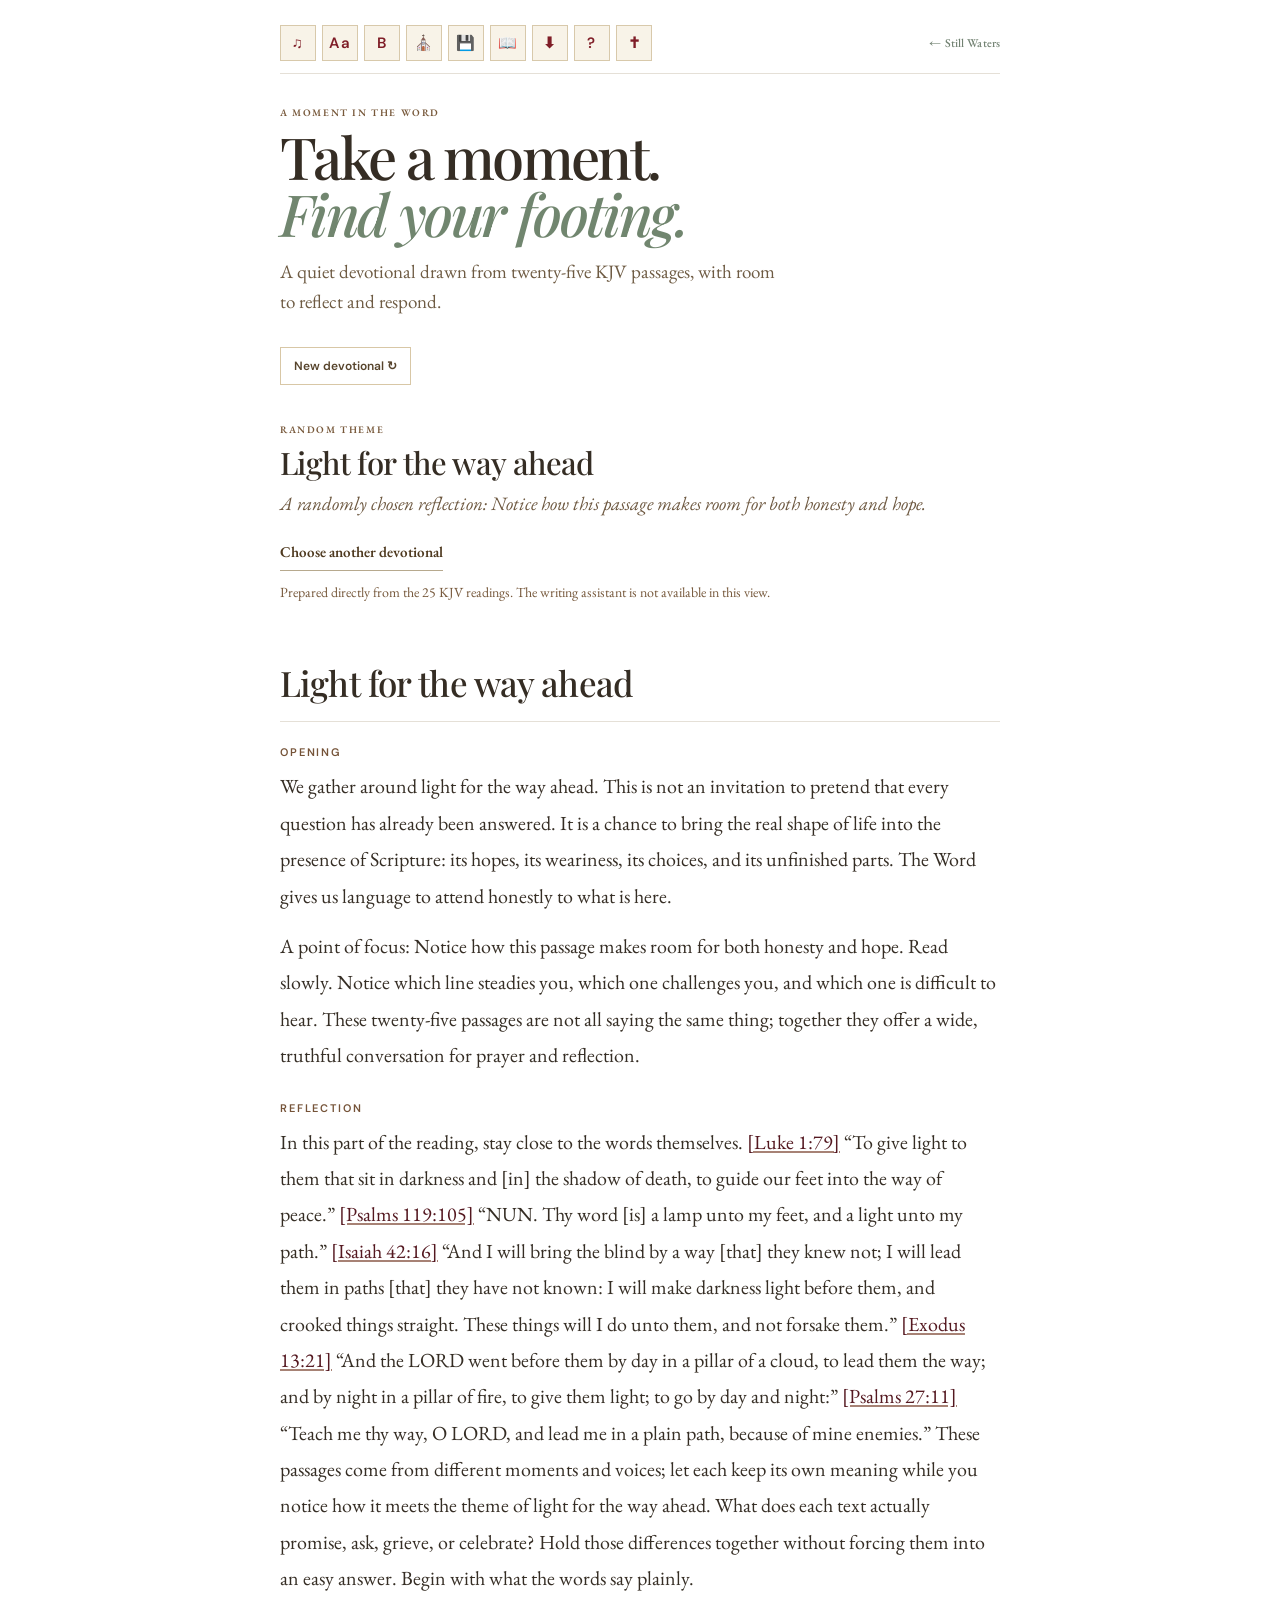
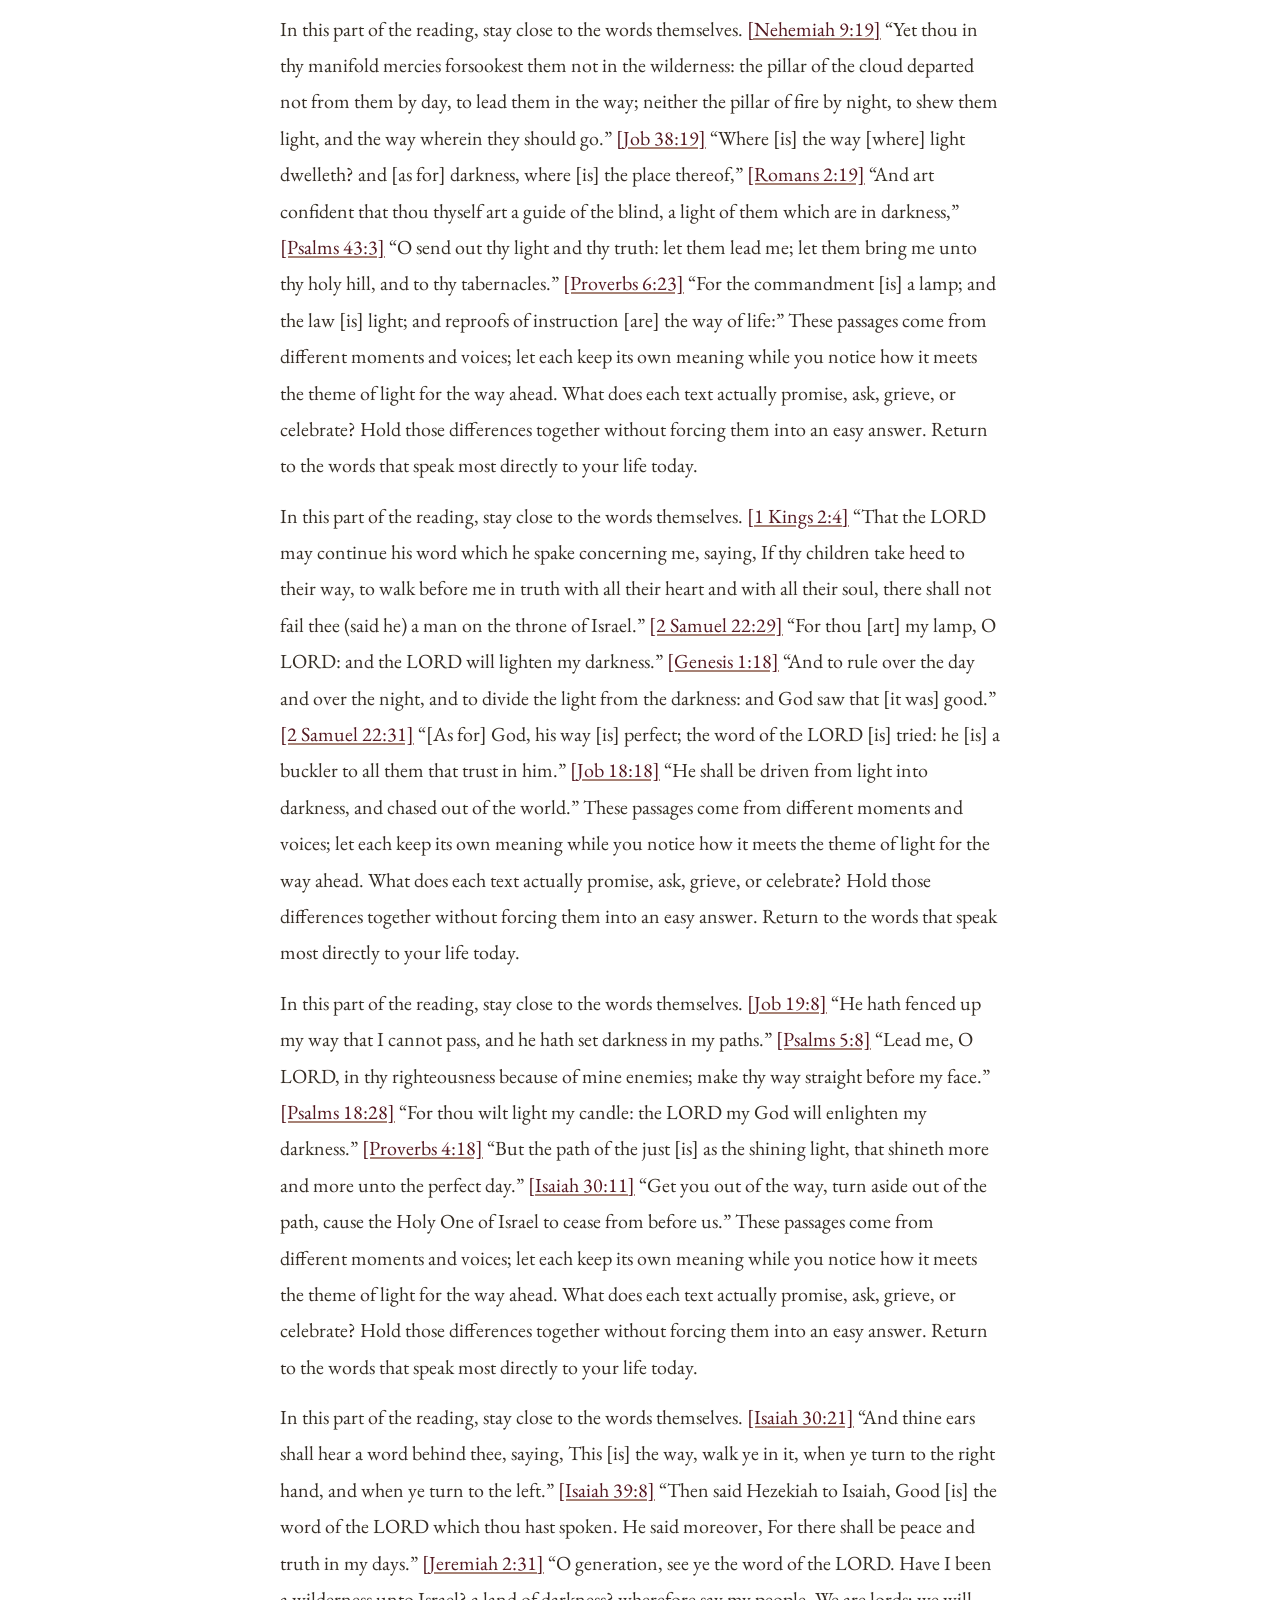
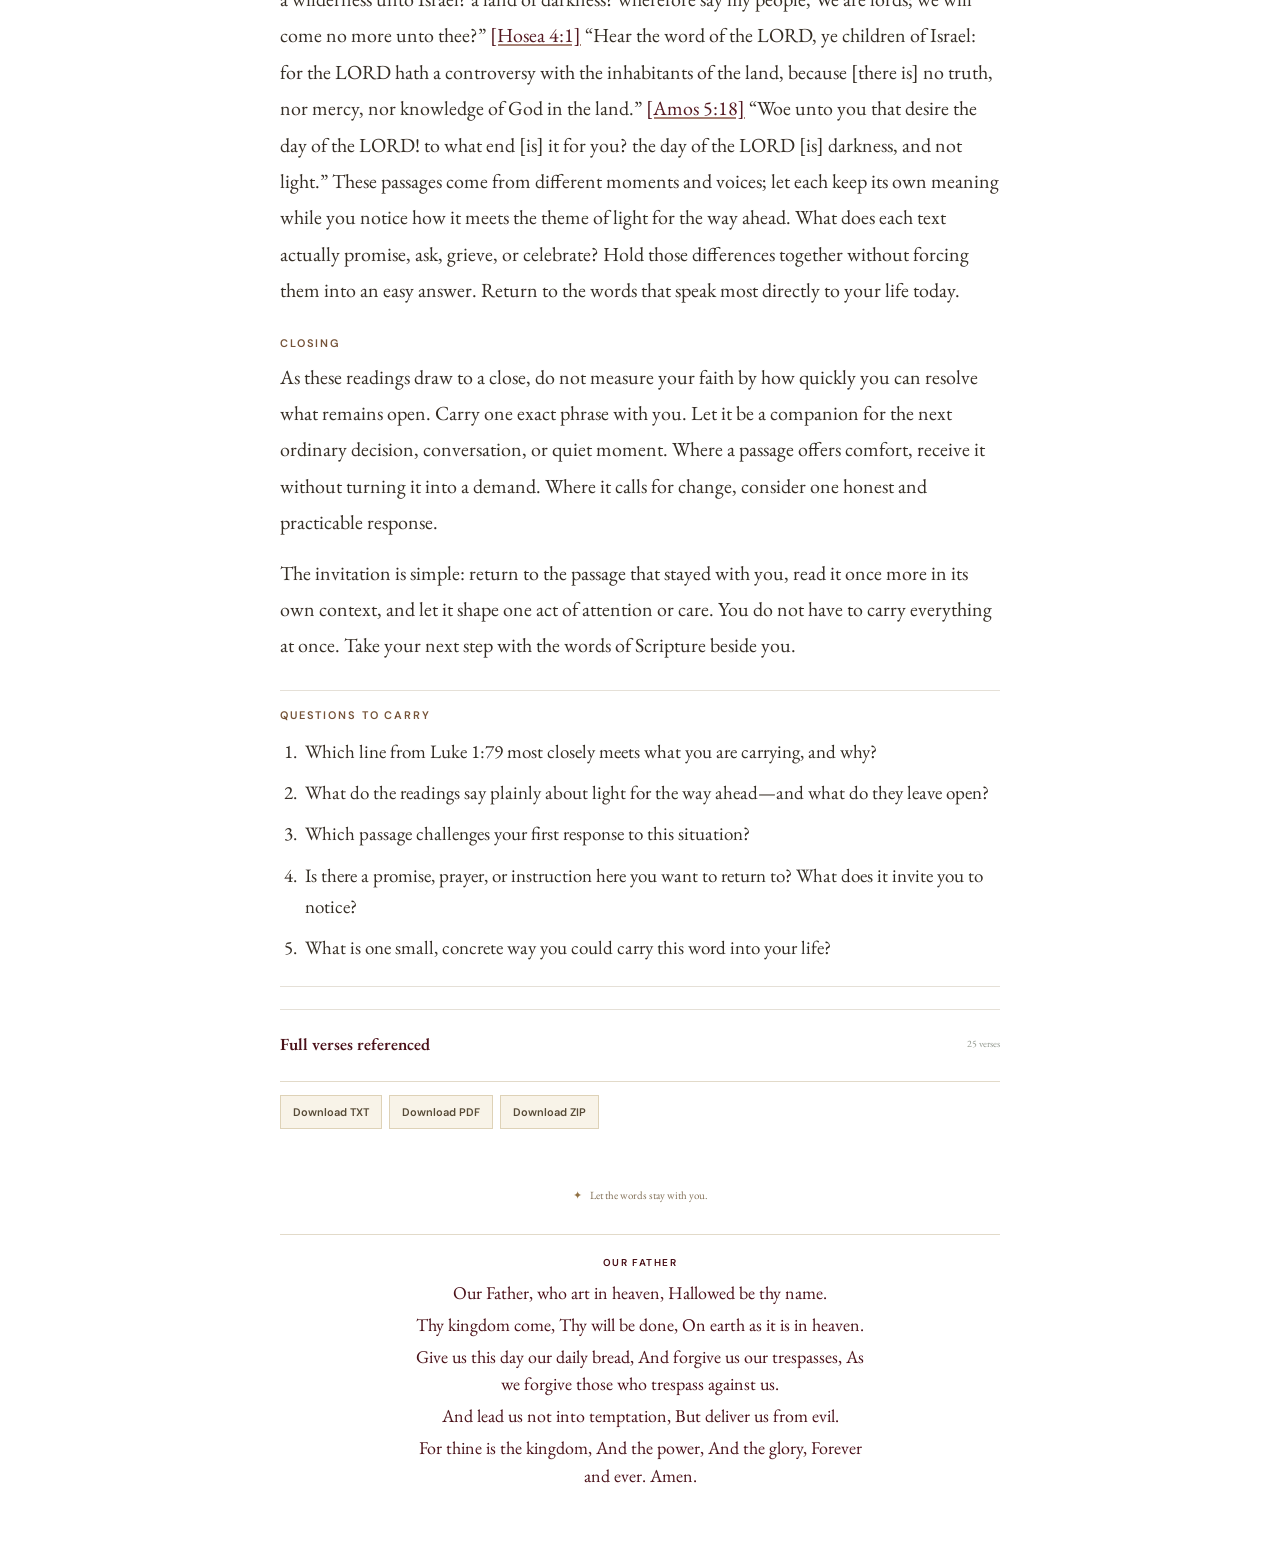
<file: sermon.html>
<!doctype html>
<html lang="en">
<head>
  <meta charset="utf-8" />
  <meta name="viewport" content="width=device-width, initial-scale=1, viewport-fit=cover" />
  <meta name="theme-color" content="#ffffff" />
  <title>Devotional</title>
  <link rel="preconnect" href="https://fonts.googleapis.com" />
  <link rel="preconnect" href="https://fonts.gstatic.com" crossorigin />
  <link href="https://fonts.googleapis.com/css2?family=DM+Sans:wght@400;500;600&family=EB+Garamond:wght@400;500;600&family=Playfair+Display:wght@500;600&family=IM+Fell+English&display=swap" rel="stylesheet" />
  <link rel="stylesheet" href="sermon.css" />
  <link rel="stylesheet" href="button-hints.css" />
</head>
<body>
  <main class="devotional-shell">
    <header class="topline site-header">
      <button id="mobile-menu-toggle" type="button" aria-controls="header-menu" aria-label="Open header menu" aria-expanded="false">＋</button>
      <nav id="header-menu" class="topline-actions" aria-label="App tools">
        <a class="sermon-header-icon" href="index.html?headerTool=music" title="Music" aria-label="Open music and scores">♫</a>
        <a class="sermon-header-icon" href="index.html?headerTool=dictionary" title="Dictionary" aria-label="Open the word dictionary">Aa</a>
        <a class="sermon-header-icon" href="index.html?headerTool=bible-dictionary" title="Bible dictionary" aria-label="Open Bible dictionaries">B</a>
        <a class="sermon-header-icon" href="index.html?headerTool=prayers" title="Prayer" aria-label="Choose a prayer">⛪</a>
        <a class="sermon-header-icon" href="index.html?headerTool=backup" title="Save/Load App" aria-label="Open saved app tools">💾</a>
        <a class="sermon-header-icon" href="index.html?headerTool=bible-download" title="Download all" aria-label="Download the complete Bible">📖</a>
        <a class="sermon-header-icon" href="index.html?headerTool=content-downloads" title="Download selected content" aria-label="Download selected content">⬇</a>
        <a class="sermon-header-icon" href="index.html?headerTool=help" title="How to use this app" aria-label="Open the app guide">?</a>
        <button id="font-toggle" class="sermon-header-icon brand-mark" type="button" aria-label="Switch to parchment and an old Bible typeface" aria-pressed="false" title="Switch to parchment and an old Bible typeface">✝</button>
      </nav>
      <a class="back-link" href="index.html">← Still Waters</a>
    </header>
    <section class="intro">
      <p class="eyebrow">A moment in the Word</p>
      <h1>Take a moment.<br><em>Find your footing.</em></h1>
      <p class="subhead">A quiet devotional drawn from twenty-five KJV passages, with room to reflect and respond.</p>
    </section>
    <section class="day-picker" aria-label="Choose a date" hidden>
      <label for="devotional-date">Devotional for</label>
      <input id="devotional-date" type="date" />
      <span id="day-index" class="day-index" hidden></span>
    </section>
    <div class="devotional-controls">
      <button id="random-devotional" type="button">New devotional <span aria-hidden="true">↻</span></button>
      
    </div>
    <section class="devotional-intro" aria-live="polite">
      <p class="eyebrow" id="theme-label">DEVOTIONAL THEME</p>
      <h2 id="theme-title">Loading a devotional…</h2>
      <p id="theme-focus" class="theme-focus"></p>
      <button id="prepare" class="prepare-button" type="button" disabled>Prepare this devotional <span aria-hidden="true">↗</span></button>
      <p id="status" class="status" role="status" aria-live="polite"></p>
    </section>
    <article id="devotional" class="devotional-content" hidden>
      <header class="devotional-heading"><h2 id="devotional-title"></h2></header>
      <section id="opening-section" class="devotional-part"><p class="part-label">Opening</p><div id="opening" class="devotional-prose"></div></section>
      <section id="middle-section" class="devotional-part"><p class="part-label">Reflection</p><div id="middle" class="devotional-prose"></div></section>
      <section id="closing-section" class="devotional-part"><p class="part-label">Closing</p><div id="closing" class="devotional-prose"></div></section>
      <section id="reflection-section" class="reflection">
        <p class="part-label">Questions to carry</p>
        <ol id="questions"></ol>
      </section>
      <details class="scripture-list">
        <summary><span>Full verses referenced</span><span id="scripture-count" class="passage-count"></span></summary>
        <ol id="passages"></ol>
      </details>
      <nav id="devotional-downloads" class="devotional-downloads" aria-label="Download devotional">
        <button id="download-devotional-txt" type="button">Download TXT</button>
        <button id="download-devotional-pdf" type="button">Download PDF</button>
        <button id="download-devotional-zip" type="button">Download ZIP</button>
        <span id="download-devotional-status" role="status" aria-live="polite"></span>
      </nav>
      <section id="comments-section" class="devotional-comments" hidden><p class="part-label">Your comments</p><div id="comments-list"></div></section>
    </article>
    <p class="quiet-note"><span aria-hidden="true">✦</span>Let the words stay with you.</p>
    <footer class="our-father-prayer" aria-labelledby="our-father-title">
      <h2 id="our-father-title">Our Father</h2>
      <div class="our-father-prayer-text">
        <p>Our Father, who art in heaven, Hallowed be thy name.</p>
        <p>Thy kingdom come, Thy will be done, On earth as it is in heaven.</p>
        <p>Give us this day our daily bread, And forgive us our trespasses, As we forgive those who trespass against us.</p>
        <p>And lead us not into temptation, But deliver us from evil.</p>
        <p>For thine is the kingdom, And the power, And the glory, Forever and ever. Amen.</p>
      </div>
    </footer>
    <div id="devotional-selection-tools" class="devotional-selection-tools" hidden>
      <span id="selection-quote"></span><button id="highlight-selection" type="button">Highlight</button><button id="comment-selection" type="button">Comment</button>
    </div>
  </main>
  <dialog id="comment-dialog" class="feature-dialog">
    <form id="comment-form">
      <header class="feature-dialog-heading"><div><p class="eyebrow">A note for this passage</p><h2>Comment</h2></div><button type="button" class="dialog-close" data-close-dialog aria-label="Close">×</button></header>
      <blockquote id="comment-quote" class="comment-quote"></blockquote>
      <label>Your comment <textarea id="comment-text" rows="5" maxlength="1200" placeholder="Add a thought to return to…" required></textarea></label>
      <div class="feature-dialog-actions"><button type="button" class="text-button" data-close-dialog>Cancel</button><button type="submit" class="prepare-button">Save comment</button></div>
    </form>
  </dialog>
  <script type="module" src="sermon.js"></script>
  <script type="module" src="mobile-menu.js"></script>
</body>
</html>
</file>
<file: sermon.css>
:root{color-scheme:light;--paper:#f4f1e9;--ink:#253b34;--muted:#7b8278;--line:#deded3;--white:#fffefa;--accent:#71866f;--gold:#aa9564}*{box-sizing:border-box}html{min-height:100%;background:var(--paper)}body{margin:0;min-height:100vh;background:radial-gradient(ellipse at 50% 0%,#fffdf5 0%,var(--paper) 68%);color:var(--ink);font-family:'DM Sans',sans-serif;-webkit-font-smoothing:antialiased}.devotional-shell{width:min(100% - 48px,760px);margin:0 auto;padding:26px 0 calc(56px + env(safe-area-inset-bottom))}.topline{display:flex;align-items:center;gap:10px;color:#66766a;font-size:10px;font-weight:600;letter-spacing:.15em}.back-link{margin-right:9px;color:#718171;text-decoration:none;letter-spacing:.01em;font-size:12px;font-weight:500}.back-link:hover{text-decoration:underline}.brand-mark{width:30px;height:30px;border:1px solid #e4e3d7;border-radius:50%;display:grid;place-items:center;background:#ebece2;color:var(--gold);font-size:15px}.intro{padding:40px 0 24px}.eyebrow{margin:0 0 9px;color:var(--accent);font-size:10px;font-weight:600;letter-spacing:.16em;text-transform:uppercase}h1,h2{font-family:'Playfair Display',Georgia,serif;font-weight:500}h1{margin:0 0 14px;font-size:clamp(42px,8vw,60px);line-height:.99;letter-spacing:-.045em}h1 em{font-weight:500;color:#71866f}.subhead{max-width:500px;margin:0;color:#68736a;font-size:14px;line-height:1.65}.day-picker{display:flex;align-items:center;gap:12px;padding:12px 14px;border:1px solid #e2e1d7;border-radius:13px;background:#fffefa}.day-picker label{color:#748074;font-size:10px;font-weight:600;letter-spacing:.12em;text-transform:uppercase}.day-picker input{border:0;background:transparent;color:var(--ink);font:500 14px 'DM Sans',sans-serif}.day-picker input:focus{outline:2px solid #93a28c55;border-radius:5px}.day-index{margin-left:auto;color:#8a9085;font-size:11px}.devotional-intro{margin-top:22px;padding:22px 24px;border:1px solid #e7e5dc;border-radius:16px;background:var(--white);box-shadow:0 8px 30px #253b3408}.devotional-intro .eyebrow{margin-bottom:5px}.devotional-intro h2{margin:0;font-size:28px;letter-spacing:-.02em}.theme-focus{margin:7px 0 0;color:#768073;font:italic 17px/1.45 'EB Garamond',Georgia,serif}.prepare-button{display:inline-flex;align-items:center;gap:12px;margin-top:16px;padding:11px 15px;border:1px solid #cfd8ca;border-radius:10px;background:#edf1e8;color:#526650;font:600 12px 'DM Sans',sans-serif;cursor:pointer}.prepare-button:hover:not(:disabled){background:#e2e9dd}.prepare-button:disabled{opacity:.6;cursor:wait}.prepare-button span{color:#aa9564}.status{min-height:0;margin:10px 0 0;color:#788174;font-size:12px;line-height:1.55}.status:empty{display:none}.devotional-content{margin-top:25px;padding:27px 30px;border:1px solid #e7e5dc;border-radius:17px;background:var(--white);box-shadow:0 8px 30px #253b3408}.devotional-heading{padding-bottom:20px;border-bottom:1px solid #eae8df}.devotional-heading .eyebrow{margin-bottom:6px}.devotional-heading h2{margin:0;font-size:clamp(27px,5vw,36px);line-height:1.14;letter-spacing:-.025em}.devotional-part{padding:20px 0 4px}.part-label{margin:0 0 9px;color:#768273;font-size:10px;font-weight:600;letter-spacing:.15em;text-transform:uppercase}.devotional-prose p{margin:0 0 14px;color:#33443a;font:18px/1.78 'EB Garamond',Georgia,serif}.devotional-prose p:last-child{margin-bottom:0}.reflection{margin-top:20px;padding:18px 20px;border-radius:13px;background:#f6f6ef}.reflection ol{margin:0;padding-left:21px}.reflection li{padding:5px 0 5px 4px;color:#405044;font:17px/1.55 'EB Garamond',Georgia,serif}.scripture-list{margin-top:19px;border-top:1px solid #e8e6de;padding-top:15px}.scripture-list summary{display:flex;justify-content:space-between;align-items:center;gap:12px;cursor:pointer;color:#5f715e;font-size:12px;font-weight:600}.passage-count{color:#92988e;font-size:10px;font-weight:400}.scripture-list ol{display:grid;grid-template-columns:1fr 1fr;gap:9px 17px;margin:14px 0 0;padding-left:24px}.scripture-list li{padding:10px 10px 10px 4px;border-bottom:1px solid #efeee8;color:#33443a;font:15px/1.55 'EB Garamond',Georgia,serif}.scripture-list li::marker{color:#929b88;font:10px 'DM Sans',sans-serif}.scripture-ref{display:block;margin-bottom:3px;color:#6f806b;font:600 9px 'DM Sans',sans-serif;letter-spacing:.1em;text-transform:uppercase}.quiet-note{display:flex;justify-content:center;align-items:center;gap:8px;margin-top:22px;color:#92968b;font-size:11px}.quiet-note span{color:var(--gold)}@media(max-width:620px){.devotional-shell{width:min(100% - 30px,760px);padding-top:18px}.intro{padding:31px 0 21px}.day-picker{gap:8px;padding:11px}.day-picker label{font-size:9px}.day-picker input{font-size:13px;max-width:135px}.day-index{font-size:10px}.devotional-intro{padding:18px 17px}.devotional-intro h2{font-size:25px}.devotional-content{padding:22px 17px}.devotional-prose p{font-size:17px}.scripture-list ol{grid-template-columns:1fr;gap:3px}.reflection{padding:15px 16px}}@media(prefers-reduced-motion:reduce){*,*::before,*::after{scroll-behavior:auto!important;transition-duration:.01ms!important;animation-duration:.01ms!important}}
.scripture-ref-link{color:#61775e;text-decoration:none;cursor:pointer}.scripture-ref-link:hover{text-decoration:underline;text-underline-offset:2px}.scripture-ref-link:focus-visible{outline:2px solid #93a28c;outline-offset:2px;border-radius:2px}
.scripture-passage-link{display:block;color:inherit;text-decoration:none}.scripture-passage-link:hover .scripture-ref{text-decoration:underline;text-underline-offset:2px}.scripture-passage-link:focus-visible{outline:2px solid #93a28c;outline-offset:3px;border-radius:3px}.devotional-ref-link{color:#61775e;text-decoration:underline;text-decoration-color:#b8c5b3;text-underline-offset:2px}.devotional-ref-link:hover{color:#354c38;text-decoration-color:currentColor}.devotional-ref-link:focus-visible{outline:2px solid #93a28c;outline-offset:2px;border-radius:2px}
.scripture-list summary{padding:6px 0;color:#4a1018;font-size:15px}.scripture-list summary .passage-count{color:#92988e;font-size:10px}
.scripture-passage-link .scripture-ref{color:#4a1018;text-decoration:underline;text-decoration-color:#b8a1a3;text-underline-offset:2px}.scripture-passage-link:hover .scripture-ref{color:#301017;text-decoration-color:currentColor}
html.bible-1611 body,html.bible-1611 body *{font-family:"IM Fell English",Georgia,serif!important}html.bible-1611 #font-toggle{font-family:Georgia,serif!important}

:root{--paper:#ead9b8;--ink:#3c2e20;--muted:#806e55;--line:#cdb993;--white:transparent;--accent:#765536;--gold:#927245}html{background:#e5d1ac}body{background:radial-gradient(ellipse at 50% 0%,#f8efdc 0%,#f0e2c6 58%,#e6d2ae 100%);color:#3c2e20;font-family:'EB Garamond',Georgia,serif}.devotional-shell{width:min(100% - 42px,720px);padding-top:25px}.topline{padding-bottom:12px;border-bottom:1px solid #d4c09b}.brand-mark{background:transparent}.intro{padding:32px 0 20px}.intro h1{font-size:clamp(42px,7vw,58px)}.subhead{font:19px/1.6 'EB Garamond',Georgia,serif;color:#6e5b43}.day-picker{gap:14px;padding:11px 0;background:transparent;border:0;border-bottom:1px solid #cdb993;border-radius:0}.day-picker label{font-family:'DM Sans',sans-serif}.day-picker input{font:18px 'EB Garamond',Georgia,serif}.devotional-intro{margin-top:26px;padding:12px 0 18px;background:transparent;border:0;border-radius:0;box-shadow:none}.devotional-intro h2{font-size:31px}.theme-focus{font-size:19px;color:#6d5840}.prepare-button{background:transparent;border:0;border-bottom:1px solid #8a6c45;border-radius:0;padding:9px 0;color:#4e391f;font:600 15px 'EB Garamond',Georgia,serif}.prepare-button:hover:not(:disabled){background:transparent;color:#7a351f}.status{font:14px/1.6 'EB Garamond',Georgia,serif;color:#76583b}.devotional-content{margin-top:19px;padding:22px 0;background:transparent;border:0;border-radius:0;box-shadow:none}.devotional-heading{padding-bottom:19px;border-bottom:1px solid #cdb993}.devotional-heading h2{font-size:35px}.devotional-part{padding:23px 0 4px}.part-label{font:600 11px 'DM Sans',sans-serif;letter-spacing:.17em;color:#755338}.devotional-prose p{font:20px/1.82 'EB Garamond',Georgia,serif;color:#34281d}.reflection{margin-top:22px;padding:17px 0;border-block:1px solid #cdb993;border-radius:0;background:transparent}.reflection li{font:19px/1.65 'EB Garamond',Georgia,serif;color:#3e3022}.scripture-list{margin-top:22px;padding-top:17px;border-top:1px solid #cdb993}.scripture-list summary{padding:6px 0;color:#4a1018;font:600 17px 'EB Garamond',Georgia,serif}.scripture-list ol{display:block;max-width:70ch;margin:15px 0 0;padding-left:25px}.scripture-list li{padding:11px 8px 11px 3px;border-bottom:1px solid #ddcba8;color:#382c20;font:18px/1.65 'EB Garamond',Georgia,serif}.scripture-ref{color:#704e2d}.passage-count{color:#806e55}.quiet-note{color:#806e55;font-family:'EB Garamond',Georgia,serif}.devotional-ref-link{color:#541820;text-decoration-color:#a78275}html.bible-1611 body{font-size:19px}html.bible-1611 h1{font-size:clamp(48px,8vw,68px)!important}html.bible-1611 .devotional-prose p{font-size:23px!important;line-height:1.9}html.bible-1611 .reflection li,html.bible-1611 .scripture-list li{font-size:21px!important;line-height:1.8}html.bible-1611 .subhead,html.bible-1611 .theme-focus{font-size:21px!important}@media(max-width:620px){.devotional-shell{width:min(100% - 32px,720px);padding-top:16px}.intro{padding:27px 0 18px}.devotional-intro{margin-top:20px}.devotional-content{padding:17px 0}.devotional-prose p{font-size:18px}.scripture-list li{font-size:17px}.day-picker input{font-size:16px}html.bible-1611 .devotional-prose p{font-size:21px!important}html.bible-1611 .reflection li,html.bible-1611 .scripture-list li{font-size:19px!important}}
.brand-mark{padding:0;cursor:pointer;font-family:Georgia,serif}.brand-mark:hover{background:#e1d1ad}.brand-mark:focus-visible{outline:2px solid #917248;outline-offset:3px}
:root{--paper:#fff;--ink:#352d24;--muted:#7d766b;--line:#e5e0d7;--white:#fff;--accent:#77583a;--gold:#927245}html{background:#fff}body{background:#fff;color:#352d24}.topline{border-color:#e5e0d7}.day-picker{border-color:#e5e0d7}.devotional-heading,.reflection,.scripture-list{border-color:#e5e0d7}.devotional-prose p,.reflection li,.scripture-list li{color:#352d24}.prepare-button{border-color:#b7a98e}html.bible-1611{--paper:#ead9b8;--ink:#3c2e20;--muted:#806e55;--line:#cdb993;--white:transparent;--accent:#765536;--gold:#927245}html.bible-1611,html.bible-1611 body{background:radial-gradient(ellipse at 50% 0%,#f8efdc 0%,#f0e2c6 58%,#e6d2ae 100%);color:#3c2e20}html.bible-1611 .topline,html.bible-1611 .day-picker,html.bible-1611 .devotional-heading,html.bible-1611 .reflection,html.bible-1611 .scripture-list{border-color:#cdb993}html.bible-1611 .devotional-prose p,html.bible-1611 .reflection li,html.bible-1611 .scripture-list li{color:#3c2e20}
.day-index[hidden]{display:none}.devotional-controls{display:flex;gap:10px;margin:9px 0 12px}.devotional-controls button,.custom-library button,.custom-library select{min-height:38px;padding:0 13px;border:1px solid #d8c7a6;border-radius:10px;background:transparent;color:#57442c;font:600 12px 'DM Sans',sans-serif;cursor:pointer}.devotional-controls button:hover,.custom-library button:hover{background:#f1e4c8}.custom-library{display:flex;align-items:center;gap:9px;margin:7px 0 14px;color:#79694f;font:12px 'DM Sans',sans-serif}.custom-library[hidden]{display:none}.custom-library select{min-width:0;max-width:270px;flex:1}.devotional-export-tools{display:flex;align-items:center;gap:7px;flex-wrap:wrap;margin:16px 0 4px;padding:10px 0;border-block:1px solid #d8c8a7}.devotional-export-tools[hidden]{display:none}.devotional-export-tools>span:first-child{margin-right:4px;color:#816f52;font:600 10px 'DM Sans',sans-serif;letter-spacing:.12em;text-transform:uppercase}.devotional-export-tools button{min-height:31px;padding:0 11px;border:1px solid #d5c29e;border-radius:8px;background:transparent;color:#5e4a2f;font:600 10px 'DM Sans',sans-serif;cursor:pointer}.devotional-export-tools button:hover{background:#f1e4c8}.devotional-export-tools button:disabled{opacity:.5;cursor:wait}#export-status{flex-basis:100%;min-height:0;color:#816f52;font:12px 'EB Garamond',serif}.devotional-selection-tools{position:fixed;z-index:20;left:50%;bottom:calc(16px + env(safe-area-inset-bottom));transform:translateX(-50%);display:flex;align-items:center;gap:8px;max-width:calc(100vw - 24px);padding:9px 11px;border:1px solid #d6c39c;border-radius:14px;background:#fffdf8;box-shadow:0 8px 34px #38291824}.devotional-selection-tools[hidden]{display:none}.devotional-selection-tools span{max-width:min(42vw,290px);overflow:hidden;color:#66543a;font:13px 'EB Garamond',serif;text-overflow:ellipsis;white-space:nowrap}.devotional-selection-tools button{min-height:34px;padding:0 12px;border:1px solid #d2bf9b;border-radius:8px;background:#f8efdc;color:#59472e;font:600 11px 'DM Sans',sans-serif;cursor:pointer}.devotional-selection-tools button:hover{background:#efe0c0}.devotional-selection-tools button[aria-pressed="true"]{background:#f3d67c;border-color:#b88a36}.devotional-highlight{background:#f3d67c;color:inherit;border-radius:2px;box-shadow:inset 0 -1px #b88a36;-webkit-box-decoration-break:clone;box-decoration-break:clone}.devotional-comments{margin-top:25px;padding-top:15px;border-top:1px solid #cdb993}.devotional-comments[hidden]{display:none}.devotional-comment{position:relative;margin:9px 0;padding:13px 45px 12px 14px;border-left:2px solid #ad8c56;background:#f3e8ce;color:#453728}.devotional-comment blockquote{margin:0 0 7px;color:#785d35;font:italic 15px/1.45 'EB Garamond',serif}.devotional-comment p{margin:0;font:16px/1.55 'EB Garamond',serif}.remove-comment{position:absolute;right:9px;top:9px;border:0;background:transparent;color:#806d53;font:11px 'DM Sans',sans-serif;cursor:pointer}.feature-dialog{width:min(92vw,540px);max-height:88vh;overflow:auto;padding:22px;border:1px solid #d8c8a7;border-radius:18px;background:#faf5e9;color:#3c2e20;box-shadow:0 20px 80px #2a201633}.feature-dialog::backdrop{background:#25251f66;backdrop-filter:blur(3px)}.feature-dialog form{display:grid;gap:13px}.feature-dialog-heading{display:flex;align-items:flex-start;justify-content:space-between;gap:12px}.feature-dialog-heading h2{font-size:27px}.feature-dialog label{display:grid;gap:6px;color:#6c5a3f;font:600 11px 'DM Sans',sans-serif}.feature-dialog input[type="text"],.feature-dialog textarea{width:100%;padding:10px 12px;border:1px solid #d7c8a9;border-radius:9px;background:#fffdf8;color:#392e22;font:16px/1.55 'EB Garamond',serif}.feature-dialog textarea{resize:vertical}.feature-dialog input:focus,.feature-dialog textarea:focus{outline:2px solid #aa956455;border-color:#9b8256}.feature-dialog .file-label input{padding:8px;border:1px dashed #c8b48f;border-radius:8px;font:12px 'DM Sans',sans-serif}.import-hint{margin:-6px 0 0;color:#88775c;font:13px/1.45 'EB Garamond',serif}.feature-dialog-actions{display:flex;justify-content:flex-end;gap:9px;margin-top:3px}.feature-dialog-actions .prepare-button{margin:0}.text-button{border:0;background:transparent;color:#705a3d;font:600 12px 'DM Sans',sans-serif;cursor:pointer}.comment-quote{max-height:130px;overflow:auto;margin:0;padding:12px 14px;border-left:2px solid #ad8c56;background:#f3e8ce;color:#705734;font:italic 16px/1.55 'EB Garamond',serif}.export-stage{position:fixed;left:-10000px;top:0;z-index:30;width:780px;pointer-events:none}.export-sheet{width:780px;min-height:500px;padding:62px 70px 70px;border:1px solid #e2d1ac;background:#f8efdc;color:#3d3022;font-family:'EB Garamond',Georgia,serif}.export-masthead{margin:0 0 32px;padding-bottom:14px;border-bottom:1px solid #d2bd96;color:#8a7048;font:600 11px 'DM Sans',sans-serif;letter-spacing:.18em}.export-sheet .devotional-content{display:block!important;margin:0;padding:0;border:0;background:transparent;box-shadow:none}.export-sheet .devotional-heading{padding-bottom:25px}.export-sheet .devotional-heading h2{font:500 38px/1.15 'Playfair Display',Georgia,serif}.export-sheet .devotional-prose p{font:20px/1.75 'EB Garamond',Georgia,serif}.export-sheet .scripture-list li{font:16px/1.6 'EB Garamond',Georgia,serif}.export-sheet .scripture-list summary{font:600 16px 'EB Garamond',serif}.export-sheet .reflection li{font:17px/1.6 'EB Garamond',serif}.export-sheet .devotional-comment{break-inside:avoid}html.bible-1611 .feature-dialog,html.bible-1611 .export-sheet{background:#f8efdc}@media(max-width:560px){.devotional-controls{gap:7px}.devotional-controls button{padding:0 10px;font-size:11px}.devotional-export-tools{gap:5px}.devotional-export-tools button{padding:0 9px}.feature-dialog{padding:17px}.export-stage{left:-10000px}}
.devotional-downloads{display:flex;align-items:center;gap:7px;flex-wrap:wrap;margin:20px 0 2px;padding:13px 0;border-top:1px solid #e2dac9}.devotional-downloads button{min-height:34px;padding:0 12px;border:1px solid #ded2b7;border-radius:8px;background:#f8f3e8;color:#564a36;font:600 11px 'DM Sans',sans-serif;cursor:pointer}.devotional-downloads button:hover:not(:disabled){background:#efe4cd}.devotional-downloads button:disabled{opacity:.5;cursor:wait}.devotional-downloads span{flex-basis:100%;min-height:0;color:#806e55;font:13px 'EB Garamond',serif}.devotional-downloads span:empty{display:none}

button,input,select,textarea{border-radius:0!important}

/* Mobile reading layout: touch-sized controls, safe-area spacing, and a clear text column. */
.day-picker[hidden]{display:none!important}
html{-webkit-text-size-adjust:100%;text-size-adjust:100%}
@media(max-width:620px){
  .devotional-shell{width:100%;max-width:720px;padding:max(12px,env(safe-area-inset-top)) 18px calc(28px + env(safe-area-inset-bottom))}
  .topline{min-height:48px;gap:12px;padding-bottom:8px}
  .back-link{display:flex;align-items:center;min-height:44px;margin-right:auto;font-size:14px}
  .brand-mark{width:44px;height:44px;flex:0 0 44px;font-size:19px;touch-action:manipulation}
  .intro{padding:24px 0 14px}
  h1,.intro h1{font-size:clamp(36px,10vw,48px);line-height:1.03}
  .subhead{font-size:18px;line-height:1.55}
  .devotional-controls{margin:10px 0 14px}
  .devotional-controls button{min-height:44px;padding:0 14px;font-size:13px;touch-action:manipulation}
  .devotional-intro{margin-top:14px;padding:10px 0 14px}
  .devotional-intro h2{font-size:clamp(25px,7vw,30px);line-height:1.2}
  .theme-focus{font-size:18px;line-height:1.5}
  .prepare-button{min-height:48px;width:100%;justify-content:center;margin-top:14px;padding:10px 16px;font-size:14px;touch-action:manipulation}
  .devotional-content{margin-top:12px;padding:18px 0}
  .devotional-heading{padding-bottom:14px}
  .devotional-heading h2{font-size:clamp(27px,7vw,34px)}
  .devotional-part{padding:18px 0 3px}
  .devotional-prose p{font-size:19px;line-height:1.72;overflow-wrap:anywhere}
  .reflection{margin-top:16px;padding:14px 0}
  .reflection li,.scripture-list li{font-size:18px;line-height:1.6;overflow-wrap:anywhere}
  .scripture-list{margin-top:17px;padding-top:13px}
  .scripture-list summary{display:flex;align-items:center;min-height:44px;font-size:16px}
  .scripture-list ol{grid-template-columns:1fr;gap:2px;margin-top:8px}
  .scripture-list li{padding:10px 0}
  .devotional-downloads{gap:7px;margin-top:16px;padding-top:12px}
  .devotional-downloads button{flex:1 1 30%;min-height:44px;padding:0 8px;font-size:12px;touch-action:manipulation}
  .devotional-downloads span{font-size:14px}
  .quiet-note{margin:18px 0 0;padding-bottom:env(safe-area-inset-bottom)}
  html.bible-1611 .devotional-prose p{font-size:21px!important;line-height:1.75}
  html.bible-1611 .reflection li,html.bible-1611 .scripture-list li{font-size:19px!important;line-height:1.65}
}
@media(max-width:360px){.devotional-shell{padding-inline:14px}.devotional-downloads button{flex-basis:100%}}

/* iPhone touch and safe-area refinements. */
html{-webkit-text-size-adjust:100%;text-size-adjust:100%}
body{min-height:100vh;min-height:100dvh;overflow-x:hidden;-webkit-tap-highlight-color:transparent}
button,a,select,[role="button"]{touch-action:manipulation;-webkit-tap-highlight-color:transparent}
@media(max-width:620px){
  .devotional-shell{padding-top:max(10px,env(safe-area-inset-top));padding-right:max(14px,env(safe-area-inset-right));padding-left:max(14px,env(safe-area-inset-left));padding-bottom:calc(24px + env(safe-area-inset-bottom))}
  .devotional-selection-tools{left:8px;right:8px;bottom:max(8px,env(safe-area-inset-bottom));transform:none;max-width:none;flex-wrap:wrap;justify-content:center;gap:6px;padding:8px}
  .devotional-selection-tools span{flex-basis:100%;max-width:100%;text-align:center}
  .devotional-selection-tools button{min-height:42px;flex:1 1 28%;padding-inline:8px}
  .feature-dialog{inset:auto 8px 8px!important;margin:auto auto max(8px,env(safe-area-inset-bottom));width:calc(100% - 16px);max-width:none;max-height:calc(100dvh - 16px - env(safe-area-inset-top) - env(safe-area-inset-bottom));overscroll-behavior:contain;-webkit-overflow-scrolling:touch}
  .devotional-downloads button{min-height:44px}
}


/* Shared Amen site header and closing prayer footer. */
.site-header{min-height:40px;gap:14px}
.site-header .brand-name{margin-right:0;color:#7f1d27;font-size:15px;font-weight:700;letter-spacing:.04em;text-decoration:none;white-space:nowrap}
.site-header .back-link{margin-right:auto}
.our-father-prayer{margin:32px 0 0;padding:21px 10px 10px;border-top:1px solid #e2dac9;text-align:center}
.our-father-prayer h2{margin:0 0 10px;color:#4a1018;font:600 10px 'DM Sans',sans-serif;letter-spacing:.16em;text-transform:uppercase}
.our-father-prayer-text{max-width:52ch;margin:0 auto;color:#4a1018;font:18px/1.55 'EB Garamond',Georgia,serif}
.our-father-prayer-text p{margin:0 0 4px}
.our-father-prayer-text p:last-child{margin-bottom:0}
@media(max-width:620px){.site-header{gap:10px}.site-header .brand-name{font-size:14px}.our-father-prayer{margin-top:24px;padding:18px 4px calc(12px + env(safe-area-inset-bottom))}.our-father-prayer-text{font-size:17px;line-height:1.55}}


/* The devotional page shares the main reader's complete icon toolbar. */
.site-header{position:relative;display:flex;align-items:center;gap:10px}
.site-header .topline-actions{display:flex;align-items:center;gap:6px;min-width:0}
.sermon-header-icon{display:grid;place-items:center;flex:0 0 36px;width:36px;height:36px;border:1px solid #d8c9ab;background:#f8f3e8;color:#7f1d27;text-decoration:none;font:600 15px/1 'DM Sans',sans-serif}
.sermon-header-icon:hover,.sermon-header-icon:focus-visible{background:#efe4cd;border-color:#bdab86;outline-offset:2px}
#mobile-menu-toggle{display:none}
@media(max-width:1000px){.site-header .topline-actions{gap:4px}.sermon-header-icon{flex-basis:32px;width:32px;height:34px;font-size:14px}}
@media(max-width:760px){.site-header .back-link{margin-right:auto}.site-header #mobile-menu-toggle{display:grid;place-items:center;flex:0 0 42px;width:42px;height:42px;padding:0;border:1px solid #d8c9ab;background:#f8f3e8;color:#7f1d27;font:600 23px/1 'DM Sans',sans-serif;cursor:pointer}.site-header .topline-actions{display:none!important}.site-header.mobile-menu-open .topline-actions{position:absolute;z-index:5000;top:calc(100% + 6px);left:0;right:0;margin-inline:auto;transform:none;display:flex!important;flex-flow:row wrap;align-items:center;gap:6px;width:min(340px,calc(100vw - 24px));max-height:calc(100dvh - 90px - env(safe-area-inset-top));overflow:auto;overscroll-behavior:contain;padding:10px;border:1px solid #d8c9ab;background:#fffdf8;box-shadow:0 10px 28px #261d1428}.site-header .sermon-header-icon{flex-basis:42px;width:42px;height:42px;font-size:16px}}


/* Keep devotional-page tools grouped at the leading edge, without the brand word. */
.site-header{justify-content:flex-start}
.site-header .topline-actions{margin:0!important}
.site-header .back-link{order:1;margin:0 0 0 auto}
.site-header #mobile-menu-toggle{order:0}
@media(max-width:760px){
  .site-header .back-link{margin-left:auto;margin-right:0}
  .site-header.mobile-menu-open .topline-actions{left:0;right:auto;margin:0;transform:none}
}
</file>
<file: button-hints.css>
.button-hint{position:fixed;z-index:20000;max-width:min(280px,calc(100vw - 24px));padding:8px 11px;border:1px solid #ddd3c0;border-radius:9px;background:#282820;color:#fffdf6;box-shadow:0 5px 20px #18170f40;font:500 12px/1.4 'DM Sans',sans-serif;text-align:center;pointer-events:none;opacity:0;transform:translateY(3px);transition:opacity .12s ease,transform .12s ease}.button-hint[hidden]{display:none}.button-hint.is-visible{opacity:1;transform:translateY(0)}@media(prefers-reduced-motion:reduce){.button-hint{transition:none}}
</file>
